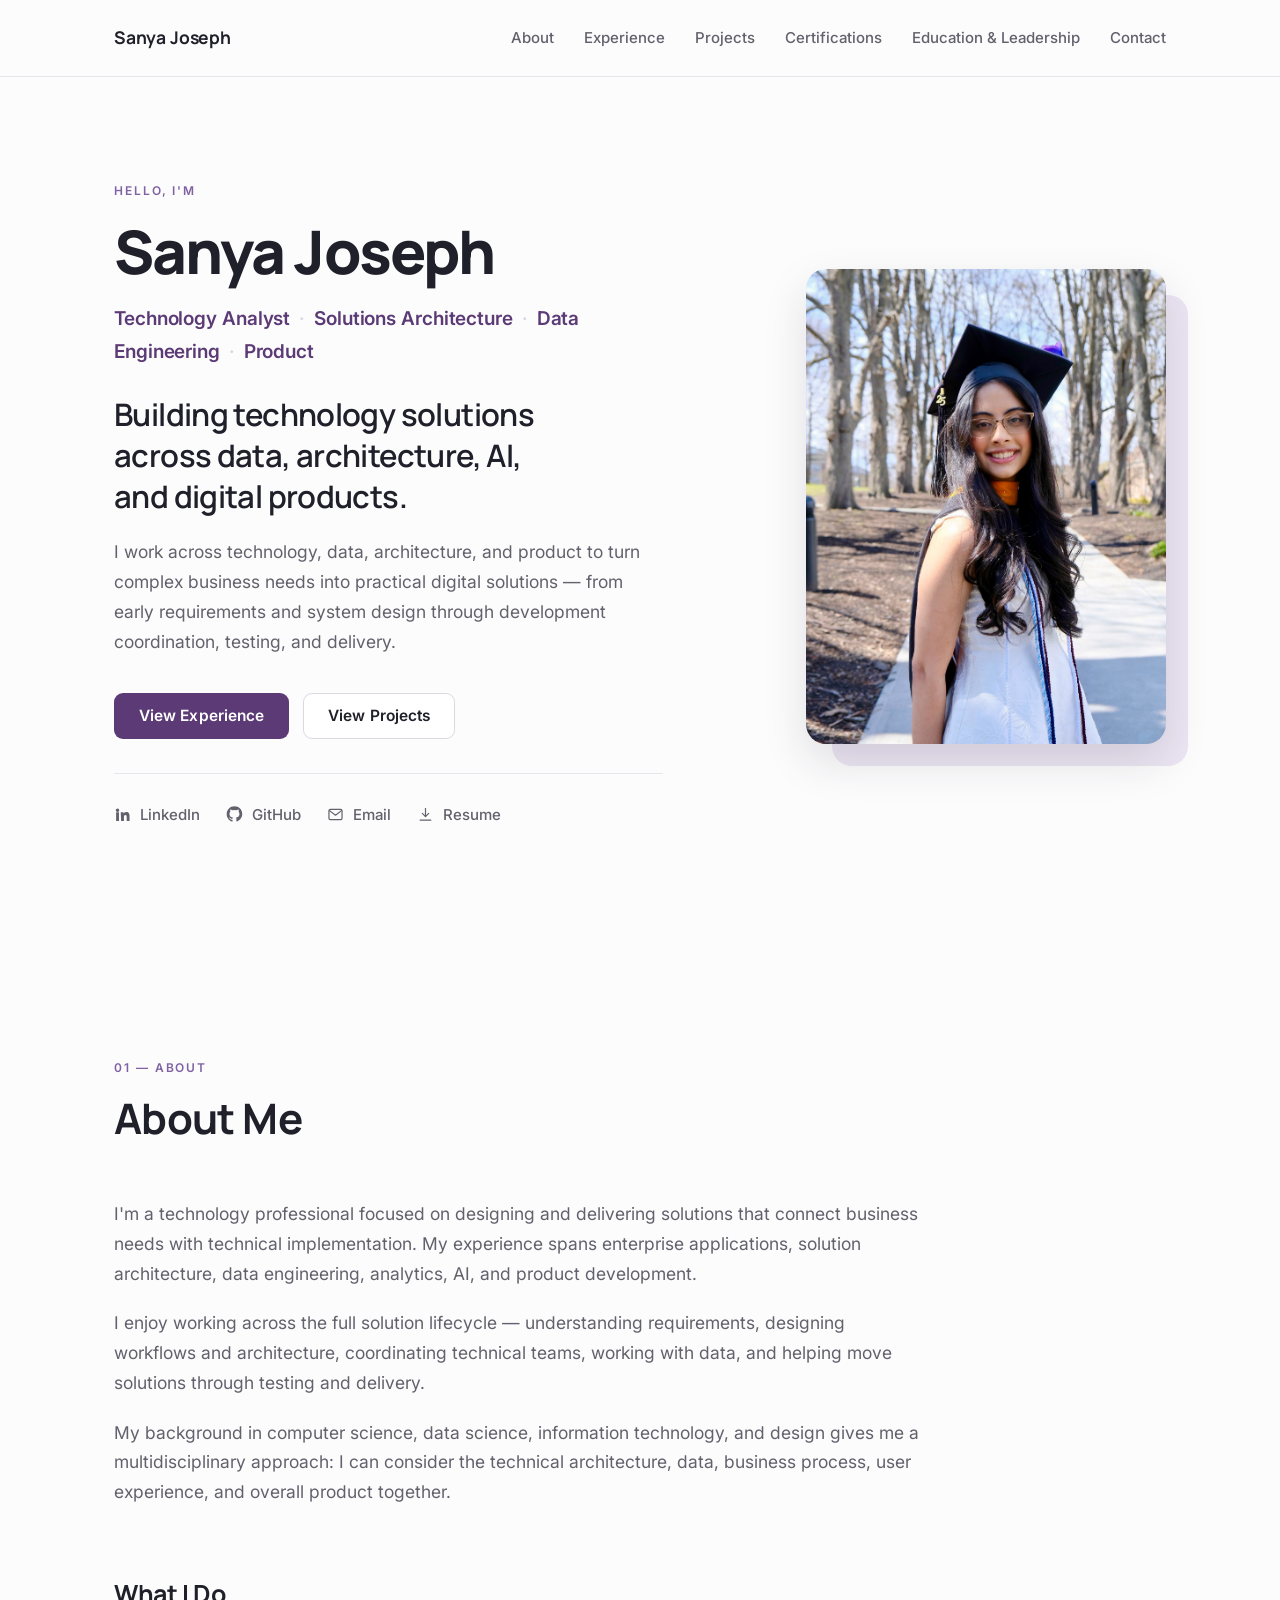
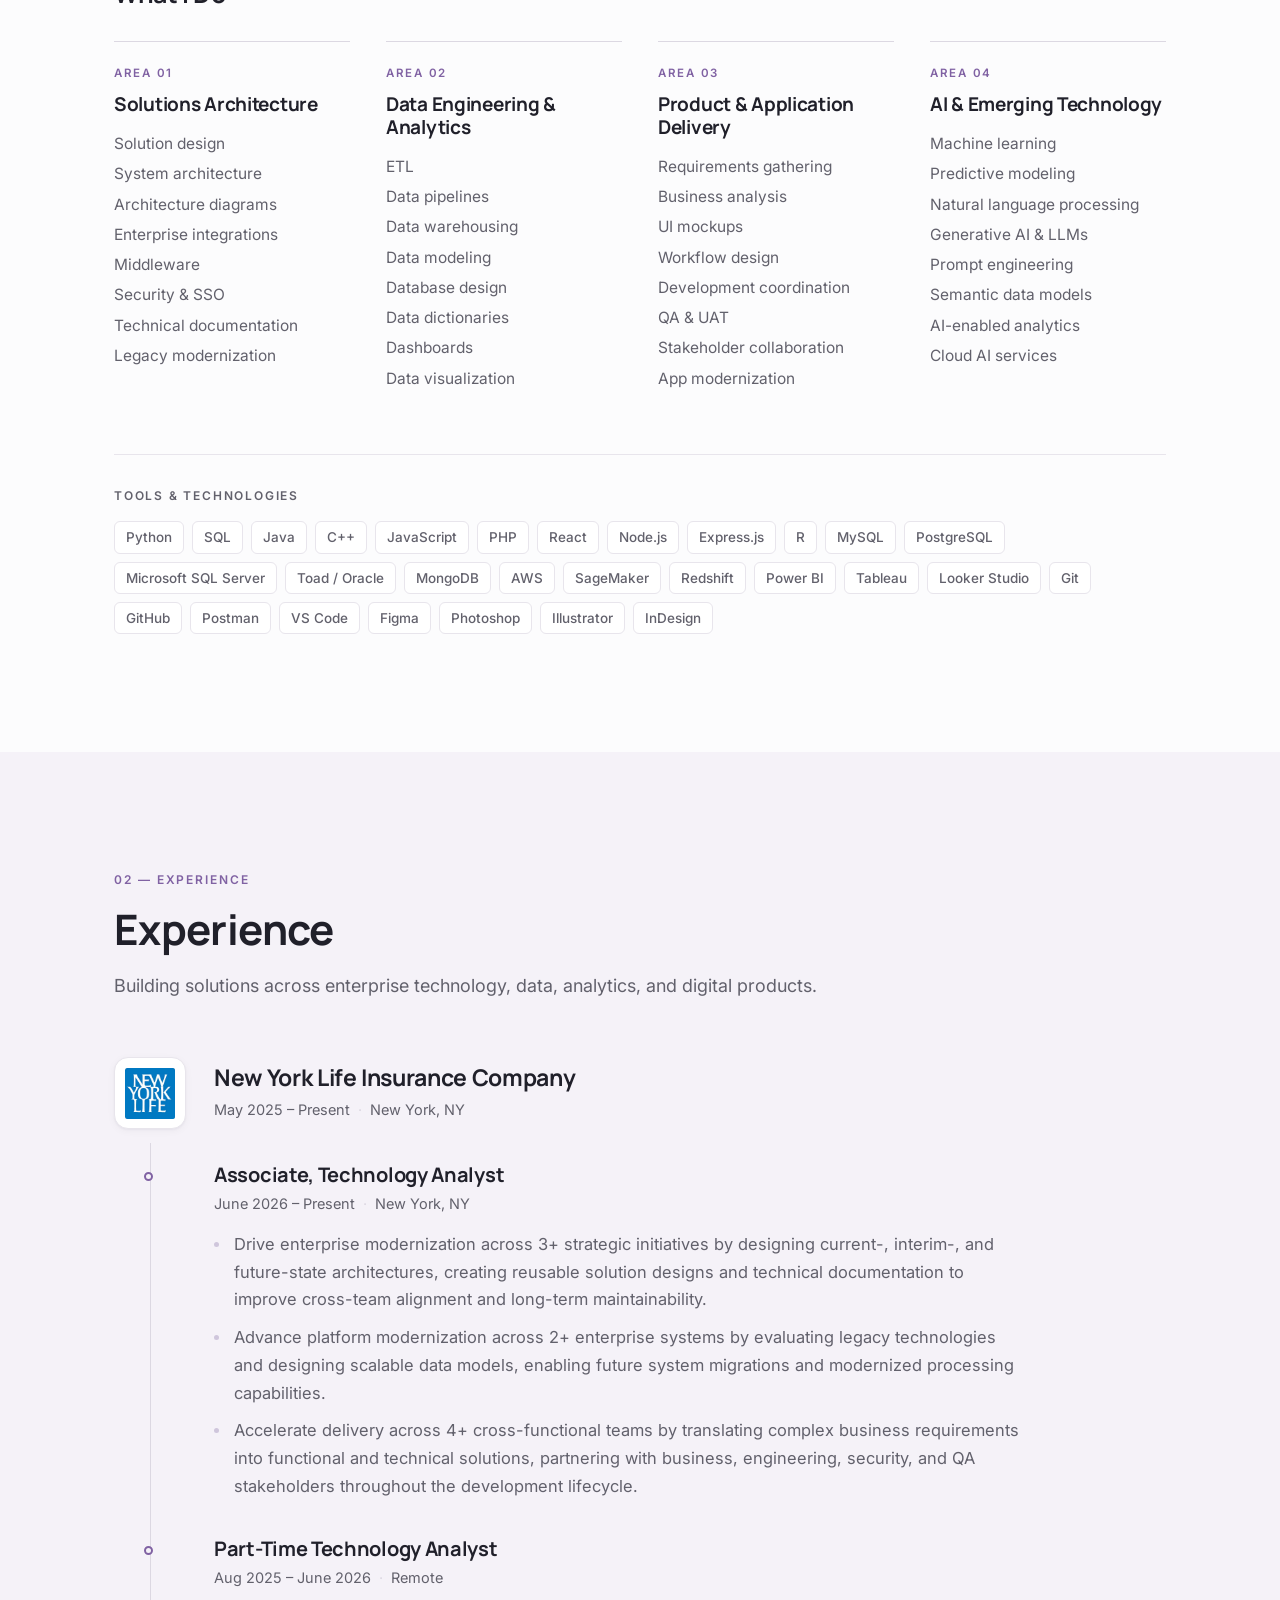
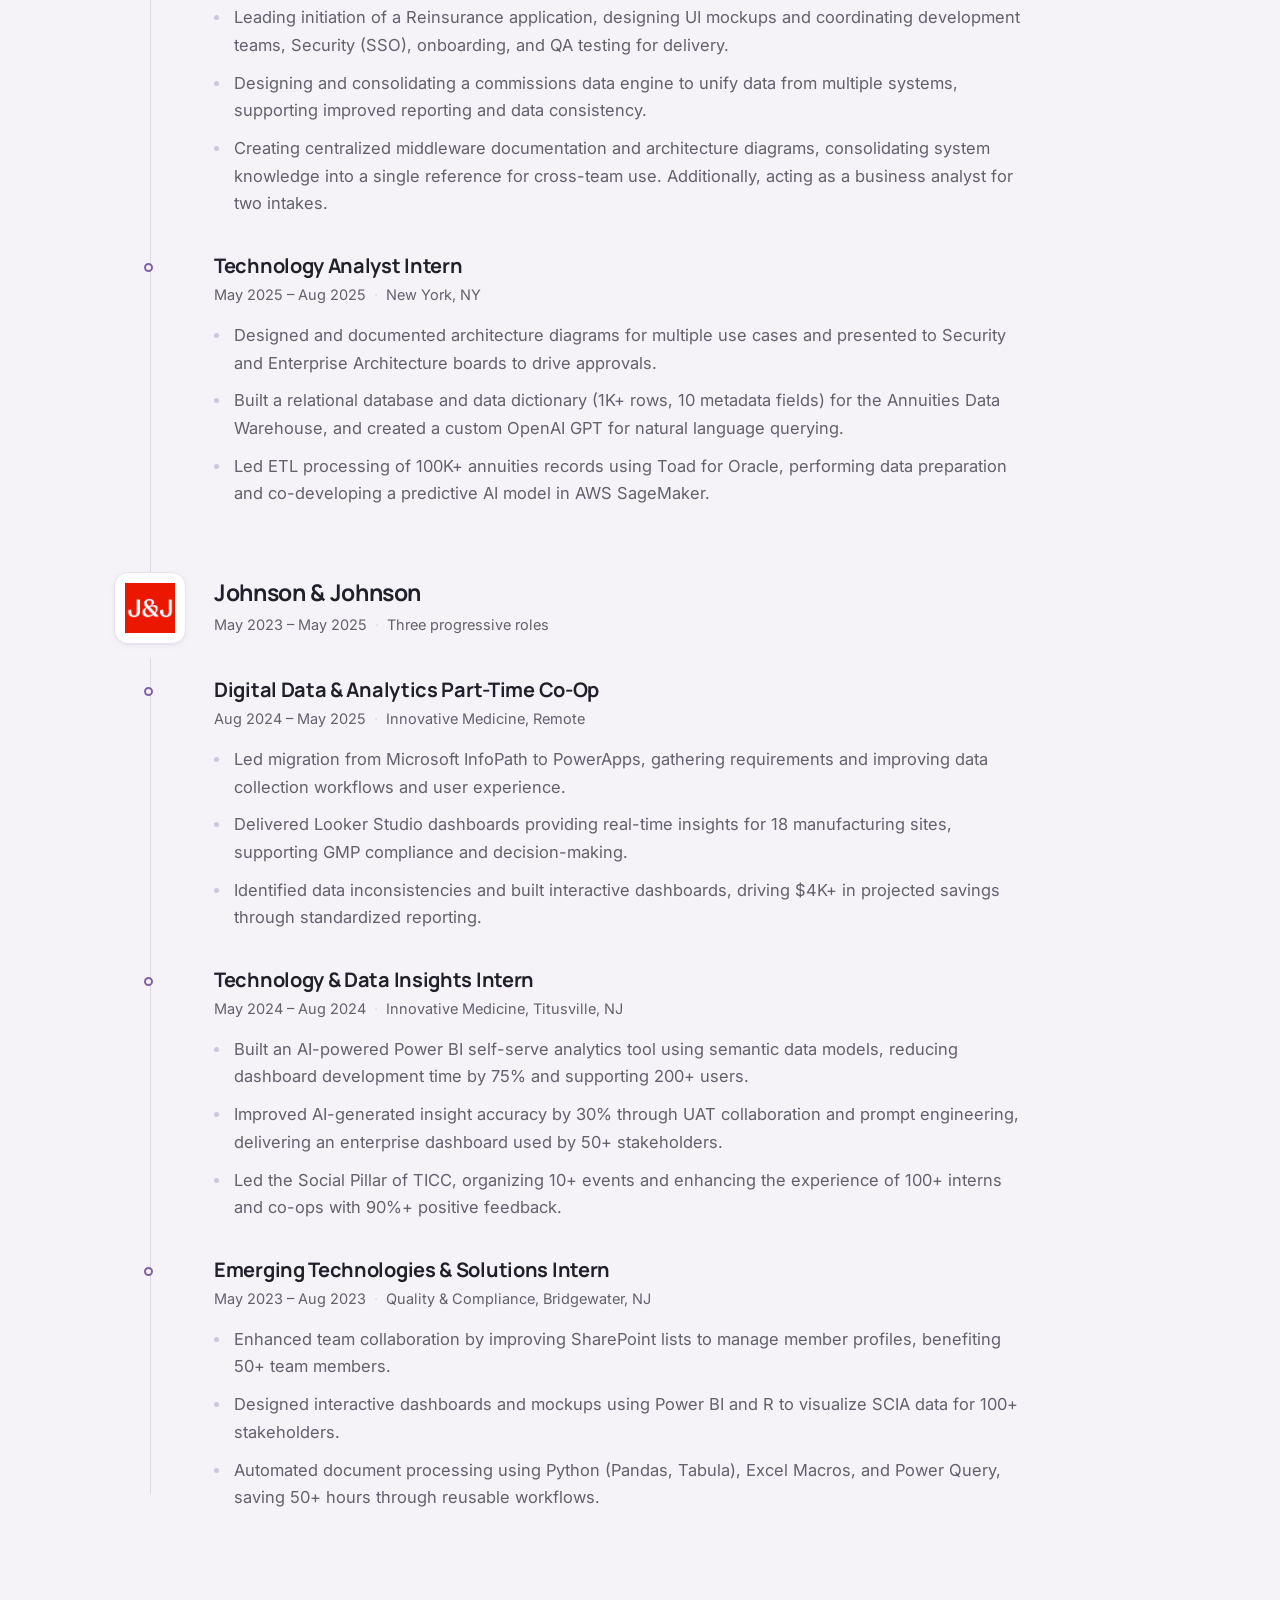
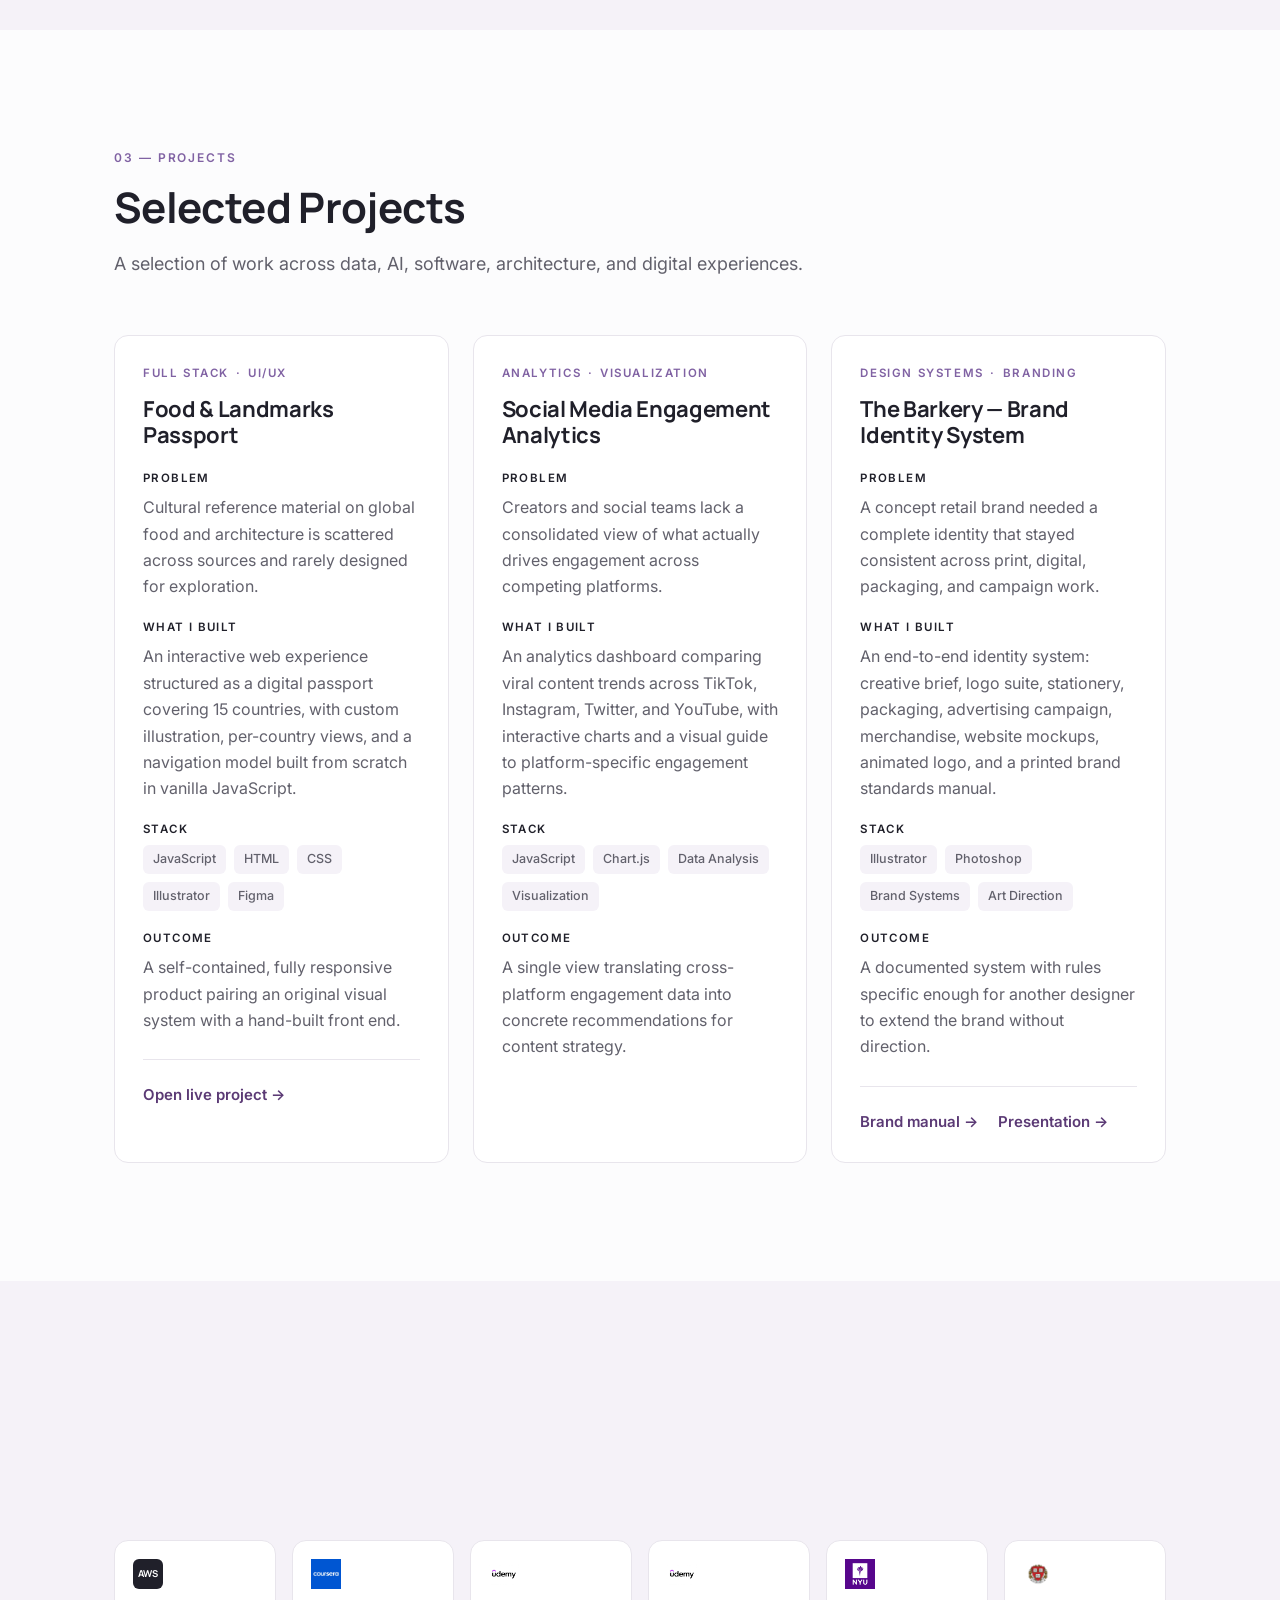
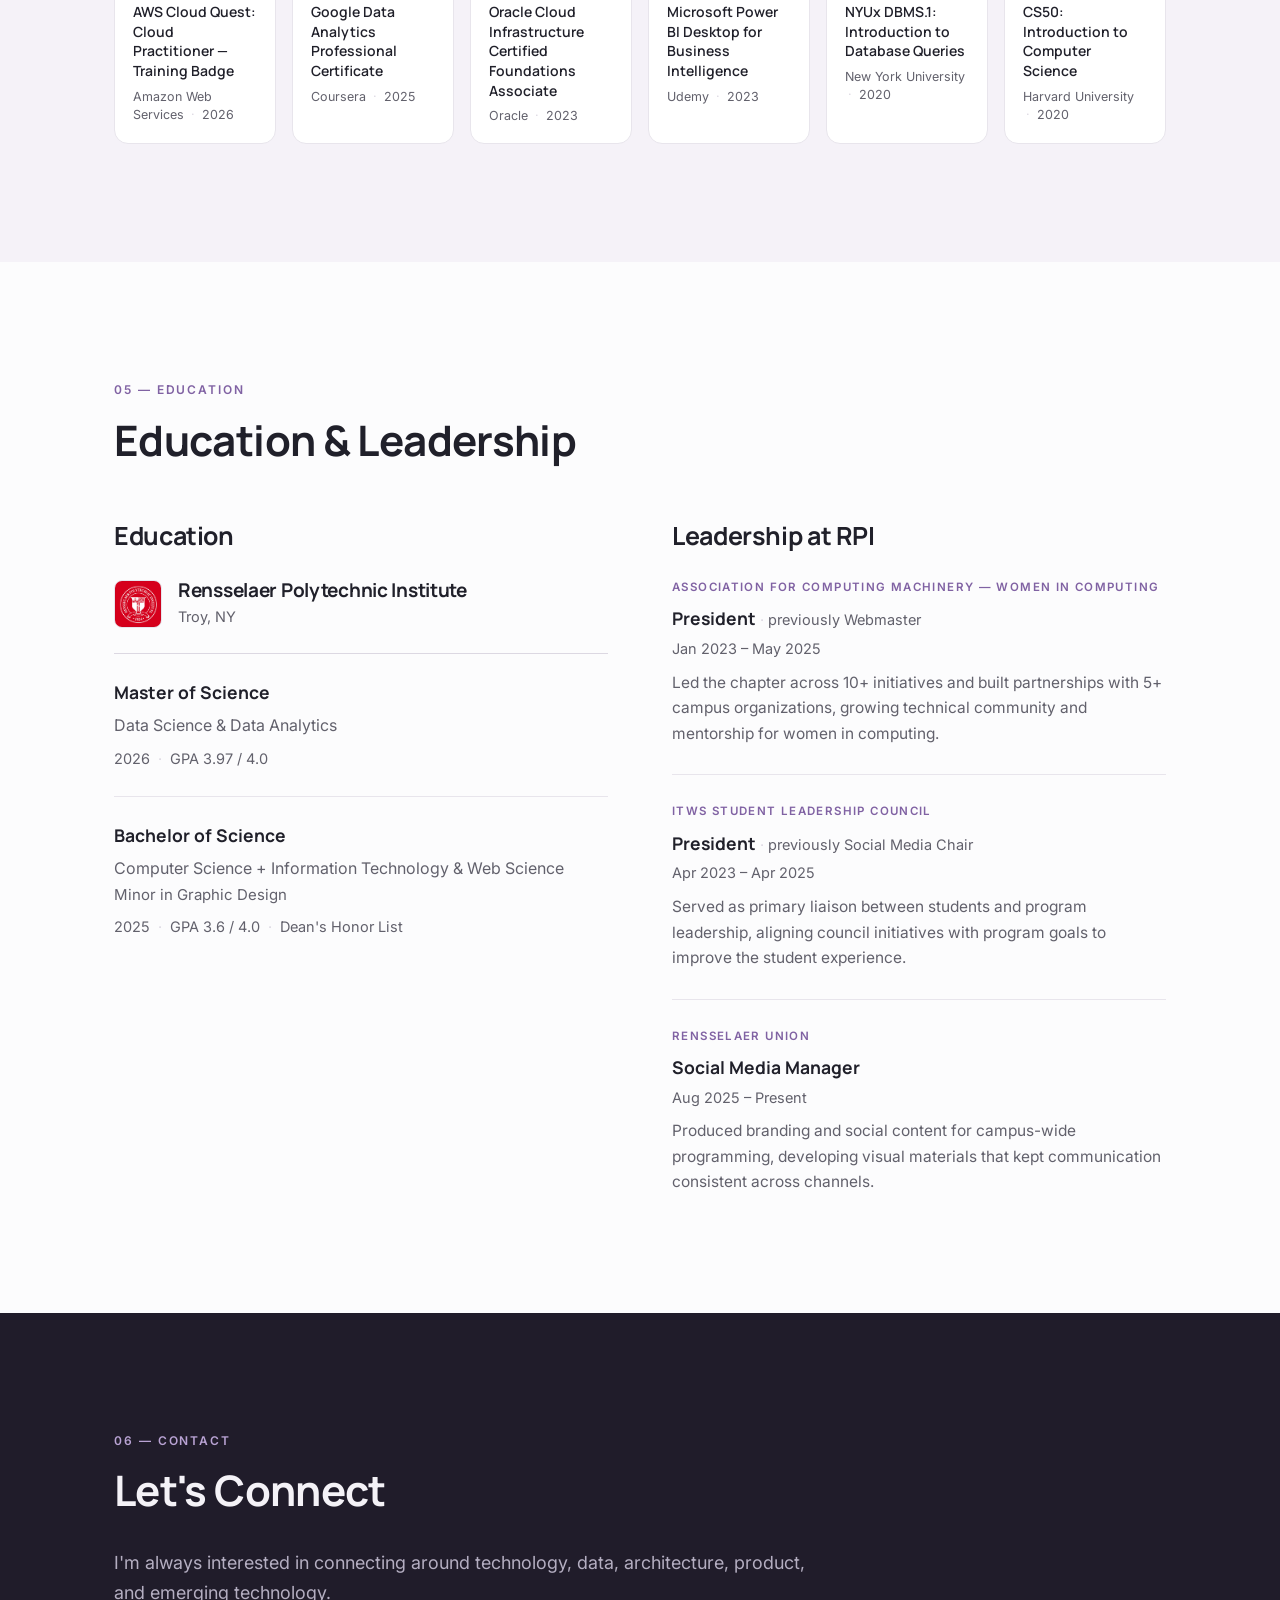
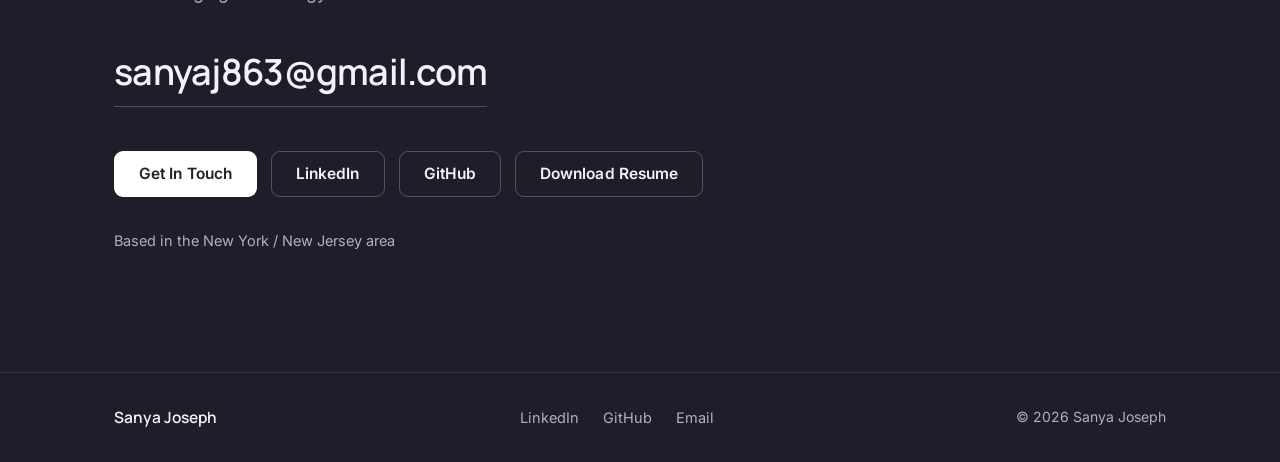
<file: index.html>
<!DOCTYPE html>
<html lang="en">
<head>
  <meta charset="UTF-8" />
  <meta name="viewport" content="width=device-width, initial-scale=1.0" />
  <title>Sanya Joseph — Technology Analyst | Solutions Architecture, Data & Product</title>
  <meta name="description" content="Sanya Joseph is a technology professional working across solutions architecture, data engineering, enterprise applications, AI, and analytics — designing solutions from requirements through delivery." />
  <script>document.documentElement.classList.add('js');</script>
  <link rel="preconnect" href="https://fonts.googleapis.com" />
  <link rel="preconnect" href="https://fonts.gstatic.com" crossorigin />
  <link href="https://fonts.googleapis.com/css2?family=Inter:wght@400;500;600;700&family=Manrope:wght@500;600;700;800&display=swap" rel="stylesheet" />
  <link rel="stylesheet" href="styles.css" />
</head>
<body id="top">
  <a class="skip-link" href="#main">Skip to content</a>

  <header class="site-header">
    <div class="container nav-inner">
      <a class="nav-brand" href="#top">Sanya Joseph</a>

      <button class="nav-toggle" type="button" aria-expanded="false" aria-controls="primary-nav" aria-label="Open navigation menu">
        <span class="nav-toggle-bars" aria-hidden="true"><span></span><span></span><span></span></span>
      </button>

      <nav class="nav-links" id="primary-nav" aria-label="Primary">
        <a href="#about">About</a>
        <a href="#experience">Experience</a>
        <a href="#projects">Projects</a>
        <a href="#certifications">Certifications</a>
        <a href="#education">Education &amp; Leadership</a>
        <a href="#contact">Contact</a>
      </nav>
    </div>
  </header>

  <main id="main">

    <!-- ============================= HERO ============================= -->
    <section class="hero" aria-labelledby="hero-name">
      <div class="container hero-inner">
        <div class="hero-content">
          <p class="eyebrow">Hello, I'm</p>
          <h1 id="hero-name" class="typewriter" aria-label="Sanya Joseph">
            <span class="tw-sizer" aria-hidden="true">Sanya Joseph</span>
            <span class="tw-text" aria-hidden="true">Sanya Joseph</span>
          </h1>
          <p class="hero-descriptor">Technology Analyst <span aria-hidden="true">·</span> Solutions Architecture <span aria-hidden="true">·</span> Data Engineering <span aria-hidden="true">·</span> Product</p>
          <p class="hero-statement">Building technology solutions across data, architecture, AI, and digital products.</p>
          <p class="hero-support">I work across technology, data, architecture, and product to turn complex business needs into practical digital solutions — from early requirements and system design through development coordination, testing, and delivery.</p>

          <div class="hero-actions">
            <a class="btn btn--primary" href="#experience">View Experience</a>
            <a class="btn btn--ghost" href="#projects">View Projects</a>
          </div>

          <ul class="hero-links">
            <li>
              <a href="https://www.linkedin.com/in/sanyajoseph/" target="_blank" rel="noopener">
                <svg class="icon" viewBox="0 0 24 24" aria-hidden="true" focusable="false"><path fill="currentColor" d="M4.98 3.5a2.5 2.5 0 1 1-.02 5 2.5 2.5 0 0 1 .02-5zM3 8.98h4V21H3zM9.5 8.98h3.83v1.64h.05c.53-1 1.83-2.06 3.77-2.06 4.03 0 4.78 2.65 4.78 6.1V21h-4v-5.44c0-1.3-.03-2.97-1.82-2.97-1.81 0-2.08 1.41-2.08 2.87V21h-4z"/></svg>
                LinkedIn
              </a>
            </li>
            <li>
              <a href="https://github.com/sanyaj09" target="_blank" rel="noopener">
                <svg class="icon" viewBox="0 0 24 24" aria-hidden="true" focusable="false"><path fill="currentColor" d="M12 .5C5.73.5.99 5.24.99 11.5c0 4.85 3.15 8.96 7.5 10.41.55.1.75-.24.75-.53 0-.26-.01-1.13-.02-2.05-3.05.66-3.7-1.3-3.7-1.3-.5-1.27-1.22-1.61-1.22-1.61-1-.68.08-.67.08-.67 1.1.08 1.68 1.13 1.68 1.13.98 1.68 2.57 1.19 3.2.91.1-.71.38-1.19.69-1.46-2.44-.28-5-1.22-5-5.43 0-1.2.43-2.18 1.13-2.95-.11-.28-.49-1.4.11-2.92 0 0 .92-.3 3.02 1.13a10.4 10.4 0 0 1 5.5 0c2.1-1.43 3.02-1.13 3.02-1.13.6 1.52.22 2.64.11 2.92.7.77 1.13 1.75 1.13 2.95 0 4.22-2.57 5.15-5.02 5.42.39.34.74 1 .74 2.02 0 1.46-.01 2.63-.01 2.99 0 .29.2.64.76.53 4.34-1.45 7.48-5.56 7.48-10.41C23.01 5.24 18.27.5 12 .5z"/></svg>
                GitHub
              </a>
            </li>
            <li>
              <a href="mailto:sanyaj863@gmail.com">
                <svg class="icon icon--stroke" viewBox="0 0 24 24" aria-hidden="true" focusable="false"><rect x="2.75" y="4.75" width="18.5" height="14.5" rx="2"/><path d="m3.5 6.5 8.5 6.5 8.5-6.5"/></svg>
                Email
              </a>
            </li>
            <li>
              <a href="Sanya%20Joseph%20Resume_Jan2026.pdf" target="_blank" rel="noopener">
                <svg class="icon icon--stroke" viewBox="0 0 24 24" aria-hidden="true" focusable="false"><path d="M12 3.5v11"/><path d="m7.5 10.5 4.5 4.5 4.5-4.5"/><path d="M4.5 20h15"/></svg>
                Resume
              </a>
            </li>
          </ul>
        </div>

        <div class="hero-portrait">
          <img src="me.jpeg" alt="Portrait of Sanya Joseph" width="380" height="475" />
        </div>
      </div>
    </section>

    <!-- ============================= ABOUT ============================= -->
    <section id="about" class="section" aria-labelledby="about-heading">
      <div class="container">
        <header class="section-head reveal">
          <p class="eyebrow">01 — About</p>
          <h2 id="about-heading">About Me</h2>
        </header>

        <div class="about-copy reveal">
          <p>I'm a technology professional focused on designing and delivering solutions that connect business needs with technical implementation. My experience spans enterprise applications, solution architecture, data engineering, analytics, AI, and product development.</p>
          <p>I enjoy working across the full solution lifecycle — understanding requirements, designing workflows and architecture, coordinating technical teams, working with data, and helping move solutions through testing and delivery.</p>
          <p>My background in computer science, data science, information technology, and design gives me a multidisciplinary approach: I can consider the technical architecture, data, business process, user experience, and overall product together.</p>
        </div>

        <h3 class="subsection-heading reveal">What I Do</h3>

        <div class="expertise-grid">
          <article class="expertise reveal">
            <p class="expertise-index">Area 01</p>
            <h4>Solutions Architecture</h4>
            <ul>
              <li>Solution design</li>
              <li>System architecture</li>
              <li>Architecture diagrams</li>
              <li>Enterprise integrations</li>
              <li>Middleware</li>
              <li>Security &amp; SSO</li>
              <li>Technical documentation</li>
              <li>Legacy modernization</li>
            </ul>
          </article>

          <article class="expertise reveal">
            <p class="expertise-index">Area 02</p>
            <h4>Data Engineering &amp; Analytics</h4>
            <ul>
              <li>ETL</li>
              <li>Data pipelines</li>
              <li>Data warehousing</li>
              <li>Data modeling</li>
              <li>Database design</li>
              <li>Data dictionaries</li>
              <li>Dashboards</li>
              <li>Data visualization</li>
            </ul>
          </article>

          <article class="expertise reveal">
            <p class="expertise-index">Area 03</p>
            <h4>Product &amp; Application Delivery</h4>
            <ul>
              <li>Requirements gathering</li>
              <li>Business analysis</li>
              <li>UI mockups</li>
              <li>Workflow design</li>
              <li>Development coordination</li>
              <li>QA &amp; UAT</li>
              <li>Stakeholder collaboration</li>
              <li>App modernization</li>
            </ul>
          </article>

          <article class="expertise reveal">
            <p class="expertise-index">Area 04</p>
            <h4>AI &amp; Emerging Technology</h4>
            <ul>
              <li>Machine learning</li>
              <li>Predictive modeling</li>
              <li>Natural language processing</li>
              <li>Generative AI &amp; LLMs</li>
              <li>Prompt engineering</li>
              <li>Semantic data models</li>
              <li>AI-enabled analytics</li>
              <li>Cloud AI services</li>
            </ul>
          </article>
        </div>

        <div class="tools reveal">
          <h4 class="tools-heading">Tools &amp; Technologies</h4>
          <ul class="tag-list">
            <li>Python</li>
            <li>SQL</li>
            <li>Java</li>
            <li>C++</li>
            <li>JavaScript</li>
            <li>PHP</li>
            <li>React</li>
            <li>Node.js</li>
            <li>Express.js</li>
            <li>R</li>
            <li>MySQL</li>
            <li>PostgreSQL</li>
            <li>Microsoft SQL Server</li>
            <li>Toad / Oracle</li>
            <li>MongoDB</li>
            <li>AWS</li>
            <li>SageMaker</li>
            <li>Redshift</li>
            <li>Power BI</li>
            <li>Tableau</li>
            <li>Looker Studio</li>
            <li>Git</li>
            <li>GitHub</li>
            <li>Postman</li>
            <li>VS Code</li>
            <li>Figma</li>
            <li>Photoshop</li>
            <li>Illustrator</li>
            <li>InDesign</li>
          </ul>
        </div>
      </div>
    </section>

    <!-- ============================= EXPERIENCE ============================= -->
    <section id="experience" class="section section--tint" aria-labelledby="experience-heading">
      <div class="container">
        <header class="section-head reveal">
          <p class="eyebrow">02 — Experience</p>
          <h2 id="experience-heading">Experience</h2>
          <p class="section-sub">Building solutions across enterprise technology, data, analytics, and digital products.</p>
        </header>

        <ol class="timeline">
          <li class="company reveal">
            <div class="company-logo">
              <img src="nyl.png" alt="New York Life Insurance Company logo" />
            </div>
            <div class="company-head">
              <h3>New York Life Insurance Company</h3>
              <p class="company-meta">May 2025 – Present <span aria-hidden="true">·</span> New York, NY</p>
            </div>

            <div class="roles">
              <article class="role">
                <h4>Associate, Technology Analyst</h4>
                <p class="role-meta">June 2026 – Present <span aria-hidden="true">·</span> New York, NY</p>
                <ul>
                  <li>Drive enterprise modernization across 3+ strategic initiatives by designing current-, interim-, and future-state architectures, creating reusable solution designs and technical documentation to improve cross-team alignment and long-term maintainability.</li>
                  <li>Advance platform modernization across 2+ enterprise systems by evaluating legacy technologies and designing scalable data models, enabling future system migrations and modernized processing capabilities.</li>
                  <li>Accelerate delivery across 4+ cross-functional teams by translating complex business requirements into functional and technical solutions, partnering with business, engineering, security, and QA stakeholders throughout the development lifecycle.</li>
                </ul>
              </article>

              <article class="role">
                <h4>Part-Time Technology Analyst</h4>
                <p class="role-meta">Aug 2025 – June 2026 <span aria-hidden="true">·</span> Remote</p>
                <ul>
                  <li>Leading initiation of a Reinsurance application, designing UI mockups and coordinating development teams, Security (SSO), onboarding, and QA testing for delivery.</li>
                  <li>Designing and consolidating a commissions data engine to unify data from multiple systems, supporting improved reporting and data consistency.</li>
                  <li>Creating centralized middleware documentation and architecture diagrams, consolidating system knowledge into a single reference for cross-team use. Additionally, acting as a business analyst for two intakes.</li>
                </ul>
              </article>

              <article class="role">
                <h4>Technology Analyst Intern</h4>
                <p class="role-meta">May 2025 – Aug 2025 <span aria-hidden="true">·</span> New York, NY</p>
                <ul>
                  <li>Designed and documented architecture diagrams for multiple use cases and presented to Security and Enterprise Architecture boards to drive approvals.</li>
                  <li>Built a relational database and data dictionary (1K+ rows, 10 metadata fields) for the Annuities Data Warehouse, and created a custom OpenAI GPT for natural language querying.</li>
                  <li>Led ETL processing of 100K+ annuities records using Toad for Oracle, performing data preparation and co-developing a predictive AI model in AWS SageMaker.</li>
                </ul>
              </article>
            </div>
          </li>

          <li class="company reveal">
            <div class="company-logo">
              <img src="jnj.png" alt="Johnson &amp; Johnson logo" />
            </div>
            <div class="company-head">
              <h3>Johnson &amp; Johnson</h3>
              <p class="company-meta">May 2023 – May 2025 <span aria-hidden="true">·</span> Three progressive roles</p>
            </div>

            <div class="roles">
              <article class="role">
                <h4>Digital Data &amp; Analytics Part-Time Co-Op</h4>
                <p class="role-meta">Aug 2024 – May 2025 <span aria-hidden="true">·</span> Innovative Medicine, Remote</p>
                <ul>
                  <li>Led migration from Microsoft InfoPath to PowerApps, gathering requirements and improving data collection workflows and user experience.</li>
                  <li>Delivered Looker Studio dashboards providing real-time insights for 18 manufacturing sites, supporting GMP compliance and decision-making.</li>
                  <li>Identified data inconsistencies and built interactive dashboards, driving $4K+ in projected savings through standardized reporting.</li>
                </ul>
              </article>

              <article class="role">
                <h4>Technology &amp; Data Insights Intern</h4>
                <p class="role-meta">May 2024 – Aug 2024 <span aria-hidden="true">·</span> Innovative Medicine, Titusville, NJ</p>
                <ul>
                  <li>Built an AI-powered Power BI self-serve analytics tool using semantic data models, reducing dashboard development time by 75% and supporting 200+ users.</li>
                  <li>Improved AI-generated insight accuracy by 30% through UAT collaboration and prompt engineering, delivering an enterprise dashboard used by 50+ stakeholders.</li>
                  <li>Led the Social Pillar of TICC, organizing 10+ events and enhancing the experience of 100+ interns and co-ops with 90%+ positive feedback.</li>
                </ul>
              </article>

              <article class="role">
                <h4>Emerging Technologies &amp; Solutions Intern</h4>
                <p class="role-meta">May 2023 – Aug 2023 <span aria-hidden="true">·</span> Quality &amp; Compliance, Bridgewater, NJ</p>
                <ul>
                  <li>Enhanced team collaboration by improving SharePoint lists to manage member profiles, benefiting 50+ team members.</li>
                  <li>Designed interactive dashboards and mockups using Power BI and R to visualize SCIA data for 100+ stakeholders.</li>
                  <li>Automated document processing using Python (Pandas, Tabula), Excel Macros, and Power Query, saving 50+ hours through reusable workflows.</li>
                </ul>
              </article>
            </div>
          </li>
        </ol>
      </div>
    </section>

    <!-- ============================= PROJECTS ============================= -->
    <section id="projects" class="section" aria-labelledby="projects-heading">
      <div class="container">
        <header class="section-head reveal">
          <p class="eyebrow">03 — Projects</p>
          <h2 id="projects-heading">Selected Projects</h2>
          <p class="section-sub">A selection of work across data, AI, software, architecture, and digital experiences.</p>
        </header>

        <div class="project-grid">
          <article class="project-card reveal">
            <p class="project-category">Full Stack <span aria-hidden="true">·</span> UI/UX</p>
            <h3>Food &amp; Landmarks Passport</h3>

            <p class="project-label">Problem</p>
            <p>Cultural reference material on global food and architecture is scattered across sources and rarely designed for exploration.</p>

            <p class="project-label">What I built</p>
            <p>An interactive web experience structured as a digital passport covering 15 countries, with custom illustration, per-country views, and a navigation model built from scratch in vanilla JavaScript.</p>

            <p class="project-label">Stack</p>
            <ul class="tag-list tag-list--sm">
              <li>JavaScript</li>
              <li>HTML</li>
              <li>CSS</li>
              <li>Illustrator</li>
              <li>Figma</li>
            </ul>

            <p class="project-label">Outcome</p>
            <p>A self-contained, fully responsive product pairing an original visual system with a hand-built front end.</p>

            <div class="project-links">
              <a href="passport/index.html" target="_blank" rel="noopener">Open live project <span class="arrow" aria-hidden="true">→</span></a>
            </div>
          </article>

          <article class="project-card reveal">
            <p class="project-category">Analytics <span aria-hidden="true">·</span> Visualization</p>
            <h3>Social Media Engagement Analytics</h3>

            <p class="project-label">Problem</p>
            <p>Creators and social teams lack a consolidated view of what actually drives engagement across competing platforms.</p>

            <p class="project-label">What I built</p>
            <p>An analytics dashboard comparing viral content trends across TikTok, Instagram, Twitter, and YouTube, with interactive charts and a visual guide to platform-specific engagement patterns.</p>

            <p class="project-label">Stack</p>
            <ul class="tag-list tag-list--sm">
              <li>JavaScript</li>
              <li>Chart.js</li>
              <li>Data Analysis</li>
              <li>Visualization</li>
            </ul>

            <p class="project-label">Outcome</p>
            <p>A single view translating cross-platform engagement data into concrete recommendations for content strategy.</p>
          </article>

          <article class="project-card reveal">
            <p class="project-category">Design Systems <span aria-hidden="true">·</span> Branding</p>
            <h3>The Barkery — Brand Identity System</h3>

            <p class="project-label">Problem</p>
            <p>A concept retail brand needed a complete identity that stayed consistent across print, digital, packaging, and campaign work.</p>

            <p class="project-label">What I built</p>
            <p>An end-to-end identity system: creative brief, logo suite, stationery, packaging, advertising campaign, merchandise, website mockups, animated logo, and a printed brand standards manual.</p>

            <p class="project-label">Stack</p>
            <ul class="tag-list tag-list--sm">
              <li>Illustrator</li>
              <li>Photoshop</li>
              <li>Brand Systems</li>
              <li>Art Direction</li>
            </ul>

            <p class="project-label">Outcome</p>
            <p>A documented system with rules specific enough for another designer to extend the brand without direction.</p>

            <div class="project-links">
              <a href="barkery/brand%20standards%20manual_finalimage.pdf" target="_blank" rel="noopener">Brand manual <span class="arrow" aria-hidden="true">→</span></a>
              <a href="barkery/The%20Barkery%20Brand%20Presentation.pdf" target="_blank" rel="noopener">Presentation <span class="arrow" aria-hidden="true">→</span></a>
            </div>
          </article>
        </div>
      </div>
    </section>

    <!-- ============================= CERTIFICATIONS ============================= -->
    <section id="certifications" class="section section--tint" aria-labelledby="certifications-heading">
      <div class="container">
        <header class="section-head reveal">
          <p class="eyebrow">04 — Certifications</p>
          <h2 id="certifications-heading">Certifications</h2>
        </header>

        <ul class="cert-grid">
          <li class="cert-card reveal">
            <span class="cert-logo-fallback" aria-hidden="true">AWS</span>
            <p class="cert-name">AWS Cloud Quest: Cloud Practitioner — Training Badge</p>
            <p class="cert-issuer">Amazon Web Services <span aria-hidden="true">·</span> 2026</p>
          </li>
          <li class="cert-card reveal">
            <img src="coursera.png" alt="Coursera logo" />
            <p class="cert-name">Google Data Analytics Professional Certificate</p>
            <p class="cert-issuer">Coursera <span aria-hidden="true">·</span> 2025</p>
          </li>
          <li class="cert-card reveal">
            <img src="oracle.png" alt="Oracle logo" />
            <p class="cert-name">Oracle Cloud Infrastructure Certified Foundations Associate</p>
            <p class="cert-issuer">Oracle <span aria-hidden="true">·</span> 2023</p>
          </li>
          <li class="cert-card reveal">
            <img src="udemy.png" alt="Udemy logo" />
            <p class="cert-name">Microsoft Power BI Desktop for Business Intelligence</p>
            <p class="cert-issuer">Udemy <span aria-hidden="true">·</span> 2023</p>
          </li>
          <li class="cert-card reveal">
            <img src="nyu.png" alt="New York University logo" />
            <p class="cert-name">NYUx DBMS.1: Introduction to Database Queries</p>
            <p class="cert-issuer">New York University <span aria-hidden="true">·</span> 2020</p>
          </li>
          <li class="cert-card reveal">
            <img src="harvard.png" alt="Harvard University logo" />
            <p class="cert-name">CS50: Introduction to Computer Science</p>
            <p class="cert-issuer">Harvard University <span aria-hidden="true">·</span> 2020</p>
          </li>
        </ul>
      </div>
    </section>

    <!-- ============================= EDUCATION & LEADERSHIP ============================= -->
    <section id="education" class="section" aria-labelledby="education-heading">
      <div class="container">
        <header class="section-head reveal">
          <p class="eyebrow">05 — Education</p>
          <h2 id="education-heading">Education &amp; Leadership</h2>
        </header>

        <div class="edu-layout">
          <div class="edu-column reveal">
            <h3 class="subsection-heading subsection-heading--flush">Education</h3>

            <div class="school">
              <div class="school-head">
                <div class="school-logo">
                  <img src="rpi.png" alt="Rensselaer Polytechnic Institute logo" />
                </div>
                <div>
                  <h4>Rensselaer Polytechnic Institute</h4>
                  <p class="school-meta">Troy, NY</p>
                </div>
              </div>

              <div class="degree">
                <p class="degree-title">Master of Science</p>
                <p class="degree-field">Data Science &amp; Data Analytics</p>
                <p class="degree-meta">2026 <span aria-hidden="true">·</span> GPA 3.97 / 4.0</p>
              </div>

              <div class="degree">
                <p class="degree-title">Bachelor of Science</p>
                <p class="degree-field">Computer Science + Information Technology &amp; Web Science <span class="degree-minor">Minor in Graphic Design</span></p>
                <p class="degree-meta">2025 <span aria-hidden="true">·</span> GPA 3.6 / 4.0 <span aria-hidden="true">·</span> Dean's Honor List</p>
              </div>
            </div>
          </div>

          <div class="edu-column reveal">
            <h3 class="subsection-heading subsection-heading--flush">Leadership at RPI</h3>

            <ul class="leadership-list">
              <li>
                <p class="leadership-org">Association for Computing Machinery — Women in Computing</p>
                <p class="leadership-title">President <span class="leadership-prior">previously Webmaster</span></p>
                <p class="leadership-dates">Jan 2023 – May 2025</p>
                <p>Led the chapter across 10+ initiatives and built partnerships with 5+ campus organizations, growing technical community and mentorship for women in computing.</p>
              </li>
              <li>
                <p class="leadership-org">ITWS Student Leadership Council</p>
                <p class="leadership-title">President <span class="leadership-prior">previously Social Media Chair</span></p>
                <p class="leadership-dates">Apr 2023 – Apr 2025</p>
                <p>Served as primary liaison between students and program leadership, aligning council initiatives with program goals to improve the student experience.</p>
              </li>
              <li>
                <p class="leadership-org">Rensselaer Union</p>
                <p class="leadership-title">Social Media Manager</p>
                <p class="leadership-dates">Aug 2025 – Present</p>
                <p>Produced branding and social content for campus-wide programming, developing visual materials that kept communication consistent across channels.</p>
              </li>
            </ul>
          </div>
        </div>
      </div>
    </section>

    <!-- ============================= CONTACT ============================= -->
    <section id="contact" class="section section--dark" aria-labelledby="contact-heading">
      <div class="container">
        <header class="section-head reveal">
          <p class="eyebrow eyebrow--light">06 — Contact</p>
          <h2 id="contact-heading">Let's Connect</h2>
        </header>

        <div class="contact-body reveal">
          <p class="contact-copy">I'm always interested in connecting around technology, data, architecture, product, and emerging technology.</p>

          <a class="contact-email" href="mailto:sanyaj863@gmail.com">sanyaj863@gmail.com</a>

          <div class="contact-actions">
            <a class="btn btn--light" href="mailto:sanyaj863@gmail.com">Get In Touch</a>
            <a class="btn btn--outline" href="https://www.linkedin.com/in/sanyajoseph/" target="_blank" rel="noopener">LinkedIn</a>
            <a class="btn btn--outline" href="https://github.com/sanyaj09" target="_blank" rel="noopener">GitHub</a>
            <a class="btn btn--outline" href="Sanya%20Joseph%20Resume_Jan2026.pdf" target="_blank" rel="noopener">Download Resume</a>
          </div>

          <p class="contact-location">Based in the New York / New Jersey area</p>
        </div>
      </div>
    </section>
  </main>

  <footer class="site-footer">
    <div class="container footer-inner">
      <p class="footer-name">Sanya Joseph</p>
      <ul class="footer-links">
        <li><a href="https://www.linkedin.com/in/sanyajoseph/" target="_blank" rel="noopener">LinkedIn</a></li>
        <li><a href="https://github.com/sanyaj09" target="_blank" rel="noopener">GitHub</a></li>
        <li><a href="mailto:sanyaj863@gmail.com">Email</a></li>
      </ul>
      <p class="footer-copy">&copy; 2026 Sanya Joseph</p>
    </div>
  </footer>

  <script>
    (function () {
      var header = document.querySelector('.site-header');
      var toggle = document.querySelector('.nav-toggle');
      var navLinks = document.querySelector('.nav-links');
      var links = Array.prototype.slice.call(navLinks.querySelectorAll('a'));
      var reduceMotion = window.matchMedia('(prefers-reduced-motion: reduce)');

      /* ---------- mobile menu ---------- */
      function closeMenu() {
        navLinks.classList.remove('open');
        toggle.classList.remove('is-open');
        toggle.setAttribute('aria-expanded', 'false');
        toggle.setAttribute('aria-label', 'Open navigation menu');
      }

      toggle.addEventListener('click', function () {
        var open = navLinks.classList.toggle('open');
        toggle.classList.toggle('is-open', open);
        toggle.setAttribute('aria-expanded', String(open));
        toggle.setAttribute('aria-label', open ? 'Close navigation menu' : 'Open navigation menu');
      });

      links.forEach(function (link) {
        link.addEventListener('click', closeMenu);
      });

      document.addEventListener('keydown', function (e) {
        if (e.key === 'Escape' && navLinks.classList.contains('open')) {
          closeMenu();
          toggle.focus();
        }
      });

      window.addEventListener('resize', function () {
        if (window.innerWidth > 900) closeMenu();
      });

      /* ---------- scroll spy ---------- */
      var sections = links
        .map(function (link) { return document.querySelector(link.getAttribute('href')); })
        .filter(Boolean);

      var ticking = false;

      function setActive() {
        ticking = false;
        var offset = header.offsetHeight + 24;
        var current = null;

        sections.forEach(function (section) {
          if (section.getBoundingClientRect().top <= offset) current = section;
        });

        // At the very bottom of the page, always highlight the last section.
        if (window.innerHeight + window.scrollY >= document.body.scrollHeight - 2) {
          current = sections[sections.length - 1];
        }

        links.forEach(function (link) {
          var isActive = current && link.getAttribute('href') === '#' + current.id;
          link.classList.toggle('active', !!isActive);
          if (isActive) {
            link.setAttribute('aria-current', 'true');
          } else {
            link.removeAttribute('aria-current');
          }
        });
      }

      window.addEventListener('scroll', function () {
        if (!ticking) {
          ticking = true;
          window.requestAnimationFrame(setActive);
        }
      }, { passive: true });

      window.addEventListener('resize', setActive);
      setActive();

      /* ---------- typewriter hero name ---------- */
      var typer = document.querySelector('.typewriter');

      if (typer && !reduceMotion.matches) {
        var typeTarget = typer.querySelector('.tw-text');
        var fullName = typeTarget.textContent;
        var charIndex = 0;

        typeTarget.textContent = '';
        typer.classList.add('is-typing');

        window.setTimeout(function typeStep() {
          charIndex += 1;
          typeTarget.textContent = fullName.slice(0, charIndex);

          if (charIndex < fullName.length) {
            window.setTimeout(typeStep, 62);
          } else {
            typer.classList.remove('is-typing');
            typer.classList.add('is-done');
          }
        }, 280);
      }

      /* ---------- reveal on scroll ---------- */
      var revealables = document.querySelectorAll('.reveal');

      if (reduceMotion.matches || !('IntersectionObserver' in window)) {
        revealables.forEach(function (el) { el.classList.add('in-view'); });
      } else {
        var observer = new IntersectionObserver(function (entries) {
          entries.forEach(function (entry) {
            if (entry.isIntersecting) {
              entry.target.classList.add('in-view');
              observer.unobserve(entry.target);
            }
          });
        }, { rootMargin: '0px 0px -10% 0px', threshold: 0.08 });

        revealables.forEach(function (el) { observer.observe(el); });
      }
    })();
  </script>
</body>
</html>
</file>
<file: styles.css>
/* =========================================================
   Sanya Joseph — portfolio
   Design tokens
   ========================================================= */

:root {
  --ink: #20202A;
  --ink-soft: #62616C;
  --purple: #5B3A75;
  --purple-2: #8062A3;
  --lavender: #F5F2F8;
  --bg: #FCFCFD;
  --white: #FFFFFF;
  --border: #E8E5EC;
  --border-strong: #DCD8E2;

  --dark-bg: #201C2A;
  --dark-ink: #F4F2F7;
  --dark-soft: #B4AEC1;

  --font-head: 'Manrope', 'Inter', system-ui, -apple-system, 'Segoe UI', sans-serif;
  --font-body: 'Inter', system-ui, -apple-system, 'Segoe UI', sans-serif;

  --container: 1180px;
  --gutter: 64px;
  --nav-h: 76px;

  --radius-sm: 8px;
  --radius: 14px;
  --radius-lg: 20px;

  --shadow-sm: 0 1px 2px rgba(32, 32, 42, 0.04), 0 2px 8px rgba(32, 32, 42, 0.04);
  --shadow-md: 0 4px 12px rgba(32, 32, 42, 0.07), 0 12px 28px rgba(32, 32, 42, 0.06);
  --shadow-portrait: 0 18px 44px rgba(32, 32, 42, 0.13);

  --ease: cubic-bezier(0.22, 0.61, 0.36, 1);
}

/* =========================================================
   Base
   ========================================================= */

*,
*::before,
*::after {
  box-sizing: border-box;
}

html {
  scroll-behavior: smooth;
  scroll-padding-top: calc(var(--nav-h) + 24px);
  -webkit-text-size-adjust: 100%;
}

body {
  margin: 0;
  background: var(--bg);
  color: var(--ink);
  font-family: var(--font-body);
  font-size: 17px;
  line-height: 1.7;
  -webkit-font-smoothing: antialiased;
  text-rendering: optimizeLegibility;
}

h1, h2, h3, h4 {
  font-family: var(--font-head);
  color: var(--ink);
  margin: 0;
  line-height: 1.2;
  letter-spacing: -0.015em;
}

p {
  margin: 0;
}

ul, ol {
  margin: 0;
  padding: 0;
  list-style: none;
}

img {
  max-width: 100%;
  display: block;
}

a {
  color: var(--purple);
  text-decoration: none;
  transition: color 200ms var(--ease);
}

a:hover {
  color: var(--purple-2);
}

:focus-visible {
  outline: 2px solid var(--purple);
  outline-offset: 3px;
  border-radius: 4px;
}

.skip-link {
  position: absolute;
  left: -9999px;
  top: 0;
  z-index: 200;
  background: var(--white);
  color: var(--ink);
  padding: 12px 20px;
  border-radius: 0 0 var(--radius-sm) 0;
  font-weight: 600;
  box-shadow: var(--shadow-md);
}

.skip-link:focus {
  left: 0;
}

.container {
  width: 100%;
  max-width: var(--container);
  margin: 0 auto;
  padding: 0 var(--gutter);
}

/* =========================================================
   Shared section furniture
   ========================================================= */

.section {
  padding: 118px 0;
}

.section--tint {
  background: var(--lavender);
}

.section--dark {
  background: var(--dark-bg);
  color: var(--dark-ink);
}

.section-head {
  margin-bottom: 56px;
  max-width: 760px;
}

.eyebrow {
  font-family: var(--font-body);
  font-size: 12px;
  font-weight: 600;
  letter-spacing: 0.16em;
  text-transform: uppercase;
  color: var(--purple-2);
  margin-bottom: 14px;
}

.eyebrow--light {
  color: #B9A3D4;
}

h2 {
  font-size: clamp(30px, 3.6vw, 42px);
  font-weight: 700;
}

.section--dark h2 {
  color: var(--dark-ink);
}

.section-sub {
  margin-top: 16px;
  font-size: 18px;
  color: var(--ink-soft);
}

.subsection-heading {
  font-size: 25px;
  font-weight: 700;
  margin: 72px 0 32px;
}

.subsection-heading--flush {
  margin-top: 0;
  margin-bottom: 28px;
}

/* =========================================================
   Buttons
   ========================================================= */

.btn {
  display: inline-flex;
  align-items: center;
  justify-content: center;
  gap: 8px;
  min-height: 46px;
  padding: 0 24px;
  border-radius: 9px;
  font-family: var(--font-body);
  font-size: 15.5px;
  font-weight: 600;
  letter-spacing: 0.005em;
  border: 1px solid transparent;
  cursor: pointer;
  transition: background-color 200ms var(--ease), border-color 200ms var(--ease),
              color 200ms var(--ease), transform 200ms var(--ease), box-shadow 200ms var(--ease);
}

.btn--primary {
  background: var(--purple);
  color: var(--white);
}

.btn--primary:hover {
  background: #4B2F62;
  color: var(--white);
  transform: translateY(-2px);
  box-shadow: 0 6px 18px rgba(91, 58, 117, 0.24);
}

.btn--ghost {
  background: var(--white);
  color: var(--ink);
  border-color: var(--border-strong);
}

.btn--ghost:hover {
  color: var(--ink);
  border-color: var(--purple-2);
  transform: translateY(-2px);
  box-shadow: var(--shadow-sm);
}

.btn--light {
  background: var(--white);
  color: var(--ink);
}

.btn--light:hover {
  background: #EDE8F3;
  color: var(--ink);
  transform: translateY(-2px);
}

.btn--outline {
  background: transparent;
  color: var(--dark-ink);
  border-color: rgba(255, 255, 255, 0.24);
}

.btn--outline:hover {
  color: var(--dark-ink);
  border-color: rgba(255, 255, 255, 0.55);
  background: rgba(255, 255, 255, 0.06);
  transform: translateY(-2px);
}

/* =========================================================
   Header / navigation
   ========================================================= */

.site-header {
  position: sticky;
  top: 0;
  z-index: 100;
  background: rgba(252, 252, 253, 0.86);
  backdrop-filter: blur(14px);
  -webkit-backdrop-filter: blur(14px);
  border-bottom: 1px solid var(--border);
}

.nav-inner {
  height: var(--nav-h);
  display: flex;
  align-items: center;
  justify-content: space-between;
  gap: 32px;
}

.nav-brand {
  font-family: var(--font-head);
  font-size: 17.5px;
  font-weight: 700;
  letter-spacing: -0.01em;
  color: var(--ink);
  white-space: nowrap;
}

.nav-brand:hover {
  color: var(--purple);
}

.nav-links {
  display: flex;
  align-items: center;
  gap: 30px;
}

.nav-links a {
  position: relative;
  font-size: 15px;
  font-weight: 500;
  color: var(--ink-soft);
  padding: 6px 0;
  white-space: nowrap;
}

.nav-links a::after {
  content: '';
  position: absolute;
  left: 0;
  right: 0;
  bottom: -2px;
  height: 2px;
  background: var(--purple);
  border-radius: 2px;
  transform: scaleX(0);
  transform-origin: center;
  transition: transform 250ms var(--ease);
}

.nav-links a:hover {
  color: var(--ink);
}

.nav-links a.active {
  color: var(--purple);
  font-weight: 600;
}

.nav-links a.active::after {
  transform: scaleX(1);
}

.nav-toggle {
  display: none;
  align-items: center;
  justify-content: center;
  width: 44px;
  height: 44px;
  margin-right: -10px;
  background: transparent;
  border: none;
  cursor: pointer;
}

.nav-toggle-bars {
  position: relative;
  display: block;
  width: 22px;
  height: 14px;
}

.nav-toggle-bars span {
  position: absolute;
  left: 0;
  width: 100%;
  height: 1.5px;
  background: var(--ink);
  border-radius: 2px;
  transition: transform 260ms var(--ease), opacity 200ms var(--ease);
}

.nav-toggle-bars span:nth-child(1) { top: 0; }
.nav-toggle-bars span:nth-child(2) { top: 6px; }
.nav-toggle-bars span:nth-child(3) { top: 12px; }

.nav-toggle.is-open .nav-toggle-bars span:nth-child(1) {
  transform: translateY(6px) rotate(45deg);
}

.nav-toggle.is-open .nav-toggle-bars span:nth-child(2) {
  opacity: 0;
}

.nav-toggle.is-open .nav-toggle-bars span:nth-child(3) {
  transform: translateY(-6px) rotate(-45deg);
}

/* =========================================================
   Hero
   ========================================================= */

.hero {
  padding: 104px 0 108px;
}

.hero-inner {
  display: grid;
  grid-template-columns: minmax(0, 1.12fr) minmax(0, 0.88fr);
  gap: 72px;
  align-items: center;
}

.hero h1 {
  font-size: clamp(42px, 5.4vw, 60px);
  font-weight: 800;
  letter-spacing: -0.032em;
  margin-bottom: 16px;
}

/* Typewriter hero name.
   .tw-sizer reserves the final width/height so nothing below shifts while
   typing; .tw-text overlays it. Without JS the name renders normally. */
.typewriter {
  position: relative;
}

.tw-sizer {
  visibility: hidden;
}

.tw-text {
  position: absolute;
  inset: 0;
}

.tw-text::after {
  content: '';
  display: inline-block;
  width: 3px;
  height: 0.78em;
  margin-left: 7px;
  vertical-align: -0.06em;
  background: var(--purple-2);
  border-radius: 2px;
  opacity: 0;
}

.typewriter.is-typing .tw-text::after {
  opacity: 1;
  animation: caret-blink 900ms steps(1) infinite;
}

.typewriter.is-done .tw-text::after {
  opacity: 0;
  transition: opacity 400ms var(--ease) 500ms;
}

@keyframes caret-blink {
  0%, 50% { opacity: 1; }
  50.01%, 100% { opacity: 0; }
}

.hero-descriptor {
  font-size: 19px;
  font-weight: 600;
  color: var(--purple);
  letter-spacing: -0.005em;
}

.hero-descriptor span {
  color: var(--border-strong);
  margin: 0 4px;
}

.hero-statement {
  font-family: var(--font-head);
  font-size: clamp(24px, 2.7vw, 31px);
  font-weight: 600;
  line-height: 1.32;
  letter-spacing: -0.02em;
  margin: 26px 0 20px;
  max-width: 22ch;
}

.hero-support {
  font-size: 17.5px;
  color: var(--ink-soft);
  line-height: 1.72;
  max-width: 56ch;
}

.hero-actions {
  display: flex;
  flex-wrap: wrap;
  gap: 14px;
  margin-top: 36px;
}

.hero-links {
  display: flex;
  flex-wrap: wrap;
  gap: 26px;
  margin-top: 34px;
  padding-top: 28px;
  border-top: 1px solid var(--border);
}

.hero-links a {
  display: inline-flex;
  align-items: center;
  gap: 9px;
  font-size: 15px;
  font-weight: 500;
  color: var(--ink-soft);
}

.hero-links a:hover {
  color: var(--purple);
}

.icon {
  width: 17px;
  height: 17px;
  flex-shrink: 0;
}

.icon--stroke {
  fill: none;
  stroke: currentColor;
  stroke-width: 1.7;
  stroke-linecap: round;
  stroke-linejoin: round;
}

.hero-portrait {
  position: relative;
  justify-self: end;
  width: 100%;
  max-width: 360px;
}

.hero-portrait::before {
  content: '';
  position: absolute;
  inset: 26px -22px -22px 26px;
  background: #ECE5F3;
  border-radius: var(--radius-lg);
  z-index: 0;
}

.hero-portrait img {
  position: relative;
  z-index: 1;
  width: 100%;
  aspect-ratio: 4 / 5;
  object-fit: cover;
  /* Framed so the face sits ~1/3 down the crop with comfortable headroom. */
  object-position: 50% 60%;
  border-radius: var(--radius-lg);
  box-shadow: var(--shadow-portrait);
}

/* =========================================================
   About / expertise
   ========================================================= */

.about-copy {
  max-width: 74ch;
  display: grid;
  gap: 20px;
  color: var(--ink-soft);
  font-size: 17.5px;
}

.expertise-grid {
  display: grid;
  grid-template-columns: repeat(4, minmax(0, 1fr));
  gap: 40px 36px;
}

.expertise {
  border-top: 1px solid var(--border-strong);
  padding-top: 22px;
}

.expertise-index {
  font-size: 11.5px;
  font-weight: 600;
  letter-spacing: 0.15em;
  text-transform: uppercase;
  color: var(--purple-2);
  margin-bottom: 10px;
}

.expertise h4 {
  font-size: 19px;
  font-weight: 700;
  margin-bottom: 16px;
}

.expertise ul {
  display: grid;
  gap: 7px;
}

.expertise li {
  font-size: 15.5px;
  color: var(--ink-soft);
  line-height: 1.5;
}

.tools {
  margin-top: 64px;
  padding-top: 34px;
  border-top: 1px solid var(--border);
}

.tools-heading {
  font-size: 12px;
  font-family: var(--font-body);
  font-weight: 600;
  letter-spacing: 0.15em;
  text-transform: uppercase;
  color: var(--ink-soft);
  margin-bottom: 18px;
}

.tag-list {
  display: flex;
  flex-wrap: wrap;
  gap: 8px;
}

.tag-list li {
  font-size: 13.5px;
  font-weight: 500;
  color: var(--ink-soft);
  background: var(--white);
  border: 1px solid var(--border);
  border-radius: 6px;
  padding: 5px 11px;
  line-height: 1.5;
}

.tag-list--sm li {
  font-size: 12.5px;
  padding: 4px 9px;
  background: var(--lavender);
  border-color: transparent;
}

/* =========================================================
   Experience timeline
   ========================================================= */

.timeline {
  --rail: 100px;
  --logo: 72px;
  display: grid;
}

.company {
  position: relative;
  padding-left: var(--rail);
  padding-bottom: 64px;
}

.company:last-child {
  padding-bottom: 0;
}

.company::before {
  content: '';
  position: absolute;
  left: calc(var(--logo) / 2 - 0.5px);
  top: calc(var(--logo) + 14px);
  bottom: 0;
  width: 1px;
  background: var(--border-strong);
}

.company:last-child::before {
  bottom: 18px;
}

.company-logo {
  position: absolute;
  left: 0;
  top: 0;
  width: var(--logo);
  height: var(--logo);
  display: flex;
  align-items: center;
  justify-content: center;
  background: var(--white);
  border: 1px solid var(--border);
  border-radius: var(--radius);
  box-shadow: var(--shadow-sm);
  overflow: hidden;
}

.company-logo img {
  width: 72%;
  height: 72%;
  object-fit: contain;
}

/* Centre the company name against the taller logo tile. */
.company-head {
  min-height: var(--logo);
  display: flex;
  flex-direction: column;
  justify-content: center;
}

.company-head h3 {
  font-size: 23px;
  font-weight: 700;
}

.company-meta {
  margin-top: 6px;
  font-size: 14.5px;
  color: var(--ink-soft);
}

.company-meta span {
  color: var(--border-strong);
  margin: 0 4px;
}

.roles {
  margin-top: 34px;
  display: grid;
  gap: 36px;
}

.role {
  position: relative;
}

.role::before {
  content: '';
  position: absolute;
  left: calc(-1 * var(--rail) + var(--logo) / 2 - 6.5px);
  top: 9px;
  width: 9px;
  height: 9px;
  border-radius: 50%;
  background: var(--lavender);
  border: 2px solid var(--purple-2);
}

.role h4 {
  font-size: 20px;
  font-weight: 700;
}

.role-meta {
  margin-top: 5px;
  margin-bottom: 14px;
  font-size: 14.5px;
  color: var(--ink-soft);
}

.role-meta span {
  color: var(--border-strong);
  margin: 0 4px;
}

.role ul {
  display: grid;
  gap: 10px;
  max-width: 74ch;
}

.role li {
  position: relative;
  padding-left: 20px;
  font-size: 16.5px;
  color: var(--ink-soft);
  line-height: 1.68;
}

.role li::before {
  content: '';
  position: absolute;
  left: 0;
  top: 11px;
  width: 5px;
  height: 5px;
  border-radius: 50%;
  background: #CFC6DC;
}

/* =========================================================
   Projects
   ========================================================= */

.project-grid {
  display: grid;
  grid-template-columns: repeat(3, minmax(0, 1fr));
  gap: 24px;
}

.project-card {
  background: var(--white);
  border: 1px solid var(--border);
  border-radius: var(--radius);
  padding: 28px;
  transition: transform 220ms var(--ease), box-shadow 220ms var(--ease), border-color 220ms var(--ease);
}

.project-card:hover {
  transform: translateY(-3px);
  box-shadow: var(--shadow-md);
  border-color: var(--border-strong);
}

.project-category {
  font-size: 11.5px;
  font-weight: 600;
  letter-spacing: 0.14em;
  text-transform: uppercase;
  color: var(--purple-2);
  margin-bottom: 12px;
}

.project-category span {
  margin: 0 2px;
}

.project-card h3 {
  font-size: 22px;
  font-weight: 700;
  margin-bottom: 20px;
}

.project-label {
  font-size: 11.5px;
  font-weight: 600;
  letter-spacing: 0.12em;
  text-transform: uppercase;
  color: var(--ink);
  margin-top: 18px;
  margin-bottom: 6px;
}

.project-card p:not(.project-label):not(.project-category) {
  font-size: 16px;
  color: var(--ink-soft);
  line-height: 1.65;
}

.project-links {
  display: flex;
  flex-wrap: wrap;
  gap: 20px;
  margin-top: 26px;
  padding-top: 22px;
  border-top: 1px solid var(--border);
}

.project-links a {
  font-size: 15px;
  font-weight: 600;
}

.arrow {
  display: inline-block;
  transition: transform 200ms var(--ease);
}

.project-links a:hover .arrow {
  transform: translateX(3px);
}

/* =========================================================
   Education & leadership
   ========================================================= */

.edu-layout {
  display: grid;
  grid-template-columns: repeat(2, minmax(0, 1fr));
  gap: 64px;
}

.school-head {
  display: flex;
  align-items: center;
  gap: 16px;
  padding-bottom: 24px;
  border-bottom: 1px solid var(--border-strong);
}

.school-logo {
  width: 48px;
  height: 48px;
  flex-shrink: 0;
  display: flex;
  align-items: center;
  justify-content: center;
  background: var(--white);
  border: 1px solid var(--border);
  border-radius: var(--radius-sm);
  overflow: hidden;
}

.school-logo img {
  width: 100%;
  height: 100%;
  object-fit: cover;
}

.school-head h4 {
  font-size: 19px;
  font-weight: 700;
}

.school-meta {
  margin-top: 3px;
  font-size: 14.5px;
  color: var(--ink-soft);
}

.degree {
  padding: 24px 0;
  border-bottom: 1px solid var(--border);
}

.degree:last-child {
  border-bottom: none;
  padding-bottom: 0;
}

.degree-title {
  font-family: var(--font-head);
  font-size: 17.5px;
  font-weight: 700;
  color: var(--ink);
}

.degree-field {
  margin-top: 4px;
  font-size: 16px;
  color: var(--ink-soft);
}

.degree-minor {
  display: block;
  font-size: 15px;
}

.degree-meta {
  margin-top: 8px;
  font-size: 14.5px;
  color: var(--ink-soft);
}

.degree-meta span,
.leadership-dates span {
  color: var(--border-strong);
  margin: 0 4px;
}

.leadership-list {
  display: grid;
  gap: 28px;
}

.leadership-list li {
  padding-bottom: 28px;
  border-bottom: 1px solid var(--border);
}

.leadership-list li:last-child {
  padding-bottom: 0;
  border-bottom: none;
}

.leadership-org {
  font-size: 11.5px;
  font-weight: 600;
  letter-spacing: 0.12em;
  text-transform: uppercase;
  color: var(--purple-2);
  margin-bottom: 8px;
  line-height: 1.5;
}

.leadership-title {
  font-family: var(--font-head);
  font-size: 17.5px;
  font-weight: 700;
  color: var(--ink);
}

.leadership-prior {
  font-family: var(--font-body);
  font-size: 14.5px;
  font-weight: 400;
  color: var(--ink-soft);
}

.leadership-prior::before {
  content: '· ';
  color: var(--border-strong);
}

.leadership-dates {
  margin-top: 3px;
  margin-bottom: 8px;
  font-size: 14.5px;
  color: var(--ink-soft);
}

.leadership-list li > p:last-child {
  font-size: 15.5px;
  color: var(--ink-soft);
  line-height: 1.65;
}

/* =========================================================
   Certifications
   ========================================================= */

.cert-grid {
  display: grid;
  grid-template-columns: repeat(6, minmax(0, 1fr));
  gap: 16px;
}

.cert-card {
  background: var(--white);
  border: 1px solid var(--border);
  border-radius: var(--radius);
  padding: 18px;
  transition: transform 200ms var(--ease), box-shadow 200ms var(--ease);
}

.cert-card:hover {
  transform: translateY(-3px);
  box-shadow: var(--shadow-sm);
}

.cert-card img {
  width: 30px;
  height: 30px;
  object-fit: contain;
  margin-bottom: 13px;
}

/* Stand-in tile for a credential with no logo asset in the repo. */
.cert-logo-fallback {
  display: flex;
  align-items: center;
  justify-content: center;
  width: 30px;
  height: 30px;
  margin-bottom: 13px;
  background: var(--ink);
  color: var(--white);
  border-radius: 6px;
  font-family: var(--font-head);
  font-size: 9.5px;
  font-weight: 700;
  letter-spacing: 0.02em;
}

.cert-name {
  font-family: var(--font-head);
  font-size: 14px;
  font-weight: 600;
  line-height: 1.4;
  color: var(--ink);
  overflow-wrap: break-word;
}

.cert-issuer {
  margin-top: 7px;
  font-size: 12.5px;
  line-height: 1.45;
  color: var(--ink-soft);
}

.cert-issuer span {
  color: var(--border-strong);
  margin: 0 3px;
}

/* =========================================================
   Contact
   ========================================================= */

.section--dark .section-head {
  margin-bottom: 32px;
}

.contact-body {
  max-width: 720px;
}

.contact-copy {
  font-size: 18px;
  color: var(--dark-soft);
  line-height: 1.7;
}

.contact-email {
  display: inline-block;
  margin: 32px 0 8px;
  font-family: var(--font-head);
  font-size: clamp(24px, 3.4vw, 36px);
  font-weight: 600;
  letter-spacing: -0.02em;
  color: var(--dark-ink);
  border-bottom: 1px solid rgba(255, 255, 255, 0.22);
  padding-bottom: 4px;
  transition: border-color 220ms var(--ease), color 220ms var(--ease);
  overflow-wrap: anywhere;
}

.contact-email:hover {
  color: var(--white);
  border-bottom-color: var(--purple-2);
}

.contact-actions {
  display: flex;
  flex-wrap: wrap;
  gap: 14px;
  margin-top: 36px;
}

.contact-location {
  margin-top: 32px;
  font-size: 14.5px;
  color: var(--dark-soft);
}

/* =========================================================
   Footer
   ========================================================= */

.site-footer {
  background: var(--dark-bg);
  border-top: 1px solid rgba(255, 255, 255, 0.09);
  padding: 30px 0;
}

.footer-inner {
  display: flex;
  align-items: center;
  justify-content: space-between;
  flex-wrap: wrap;
  gap: 16px;
}

.footer-name {
  font-family: var(--font-head);
  font-size: 15.5px;
  font-weight: 600;
  color: var(--dark-ink);
}

.footer-links {
  display: flex;
  gap: 24px;
}

.footer-links a {
  font-size: 14.5px;
  color: var(--dark-soft);
}

.footer-links a:hover {
  color: var(--white);
}

.footer-copy {
  font-size: 14px;
  color: var(--dark-soft);
}

/* =========================================================
   Reveal animation
   ========================================================= */

.js .reveal {
  opacity: 0;
  transform: translateY(18px);
  transition: opacity 520ms var(--ease), transform 520ms var(--ease);
}

.js .reveal.in-view {
  opacity: 1;
  transform: none;
}

/* =========================================================
   Responsive
   ========================================================= */

@media (max-width: 1080px) {
  :root {
    --gutter: 36px;
  }

  .expertise-grid {
    grid-template-columns: repeat(2, minmax(0, 1fr));
    gap: 36px 32px;
  }

  .hero-inner {
    gap: 48px;
  }

  .edu-layout {
    gap: 48px;
  }

  .cert-grid {
    grid-template-columns: repeat(3, minmax(0, 1fr));
  }
}

@media (max-width: 900px) {
  .nav-toggle {
    display: inline-flex;
  }

  .nav-links {
    position: absolute;
    top: 100%;
    left: 0;
    right: 0;
    flex-direction: column;
    align-items: stretch;
    gap: 0;
    padding: 8px var(--gutter) 20px;
    background: var(--bg);
    border-bottom: 1px solid var(--border);
    box-shadow: var(--shadow-sm);
    opacity: 0;
    visibility: hidden;
    transform: translateY(-8px);
    transition: opacity 240ms var(--ease), transform 240ms var(--ease), visibility 240ms;
  }

  .nav-links.open {
    opacity: 1;
    visibility: visible;
    transform: translateY(0);
  }

  .nav-links a {
    padding: 13px 0;
    font-size: 16px;
    border-bottom: 1px solid var(--border);
  }

  .nav-links a:last-child {
    border-bottom: none;
  }

  .nav-links a::after {
    display: none;
  }

  .hero {
    padding: 72px 0 84px;
  }

  .hero-inner {
    grid-template-columns: 1fr;
    gap: 52px;
  }

  .hero-portrait {
    order: -1;
    justify-self: start;
    max-width: 280px;
  }

  .hero-statement {
    max-width: none;
  }

  .project-grid {
    grid-template-columns: 1fr;
  }

  .edu-layout {
    grid-template-columns: 1fr;
    gap: 56px;
  }
}

@media (max-width: 720px) {
  :root {
    --gutter: 22px;
  }

  body {
    font-size: 16.5px;
  }

  .section {
    padding: 78px 0;
  }

  .section-head {
    margin-bottom: 40px;
  }

  .subsection-heading {
    margin: 56px 0 26px;
    font-size: 22px;
  }

  .expertise-grid {
    grid-template-columns: 1fr;
    gap: 32px;
  }

  .timeline {
    --rail: 76px;
    --logo: 58px;
  }

  .company {
    padding-bottom: 52px;
  }

  .company-head h3 {
    font-size: 20px;
    padding-top: 2px;
  }

  .role h4 {
    font-size: 18.5px;
  }

  .role li {
    font-size: 16px;
  }

  .project-card {
    padding: 26px;
  }

  .hero-links {
    gap: 18px 22px;
  }

  .hero-actions .btn {
    flex: 1 1 auto;
  }

  .cert-grid {
    grid-template-columns: repeat(2, minmax(0, 1fr));
  }

  .footer-inner {
    justify-content: flex-start;
    gap: 10px;
  }

  .footer-links {
    width: 100%;
    gap: 20px;
  }
}

@media (max-width: 420px) {
  .cert-grid {
    grid-template-columns: 1fr;
  }

  .hero-descriptor {
    font-size: 17px;
  }

  .hero-portrait {
    max-width: 100%;
  }

  .hero-portrait::before {
    inset: 20px -14px -14px 20px;
  }
}

/* =========================================================
   Reduced motion
   ========================================================= */

@media (prefers-reduced-motion: reduce) {
  html {
    scroll-behavior: auto;
  }

  *,
  *::before,
  *::after {
    animation-duration: 0.01ms !important;
    animation-iteration-count: 1 !important;
    transition-duration: 0.01ms !important;
  }

  .js .reveal {
    opacity: 1;
    transform: none;
  }
}
</file>
